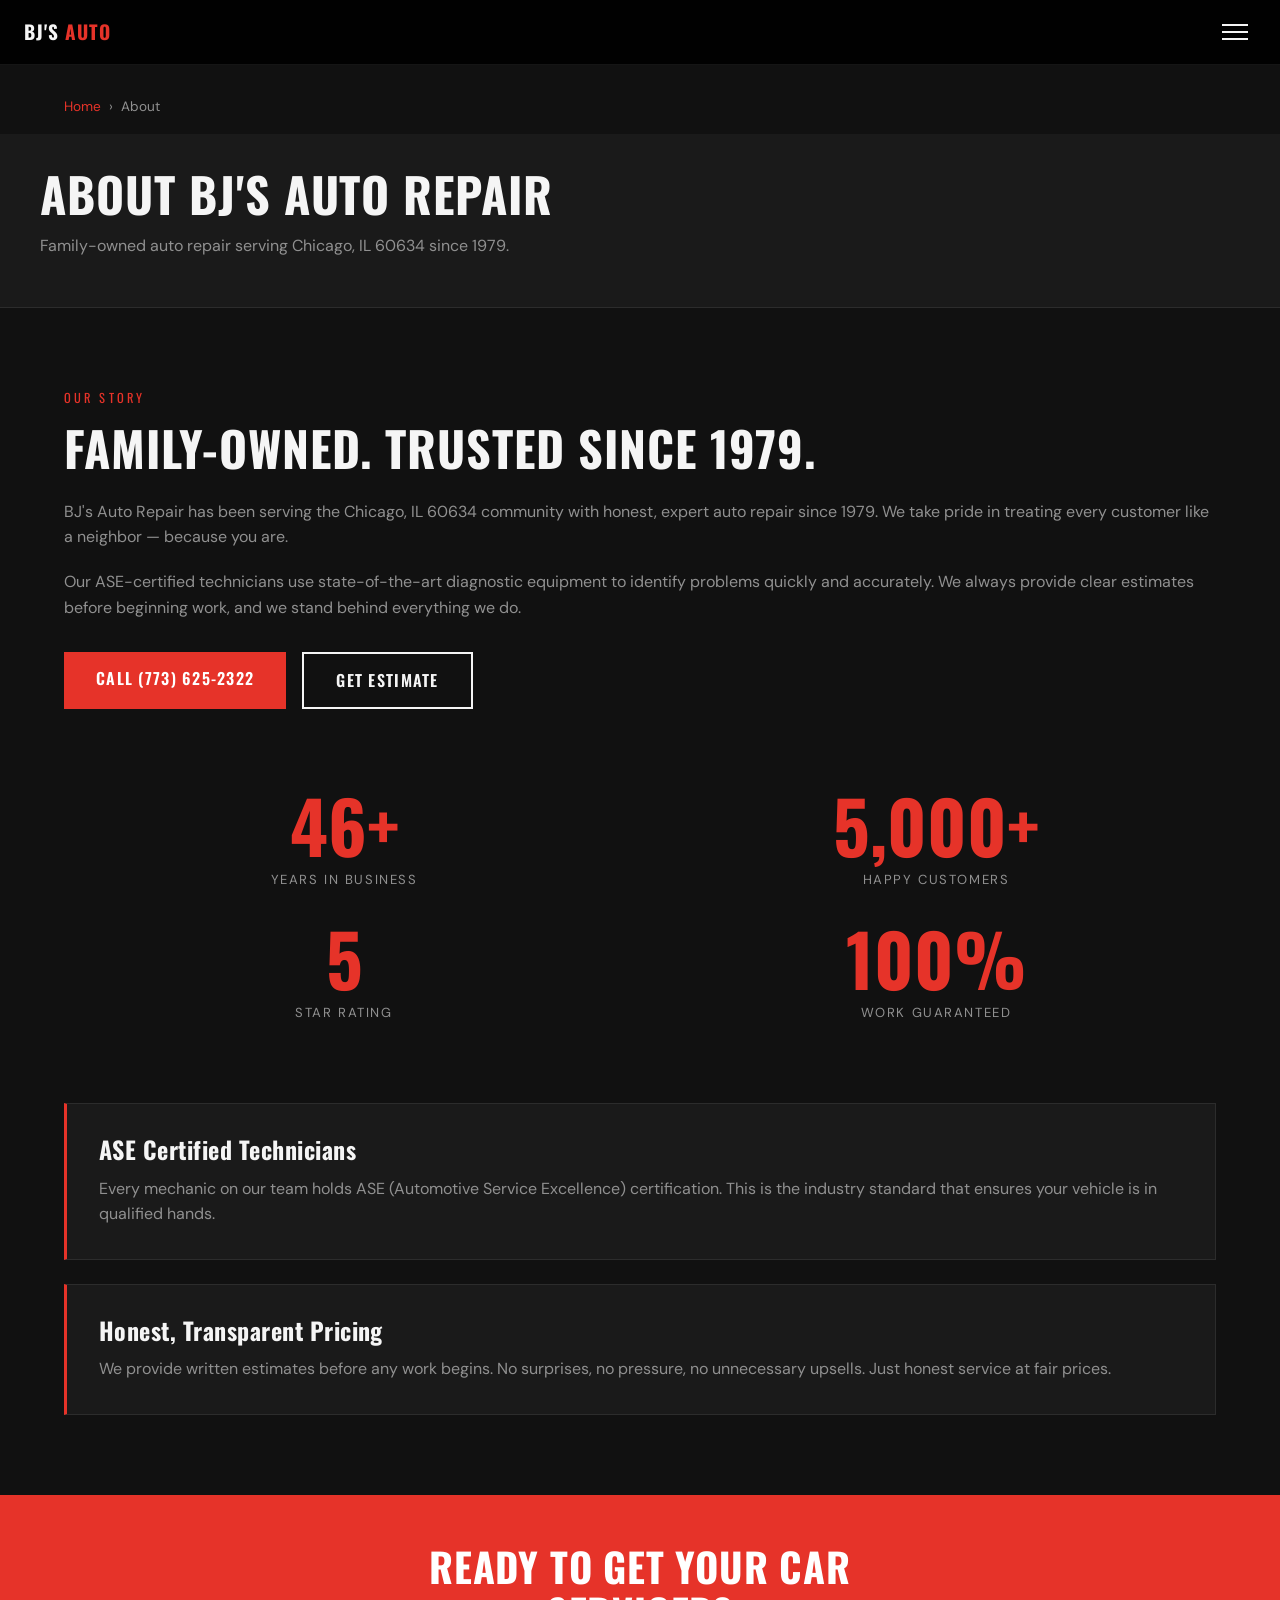
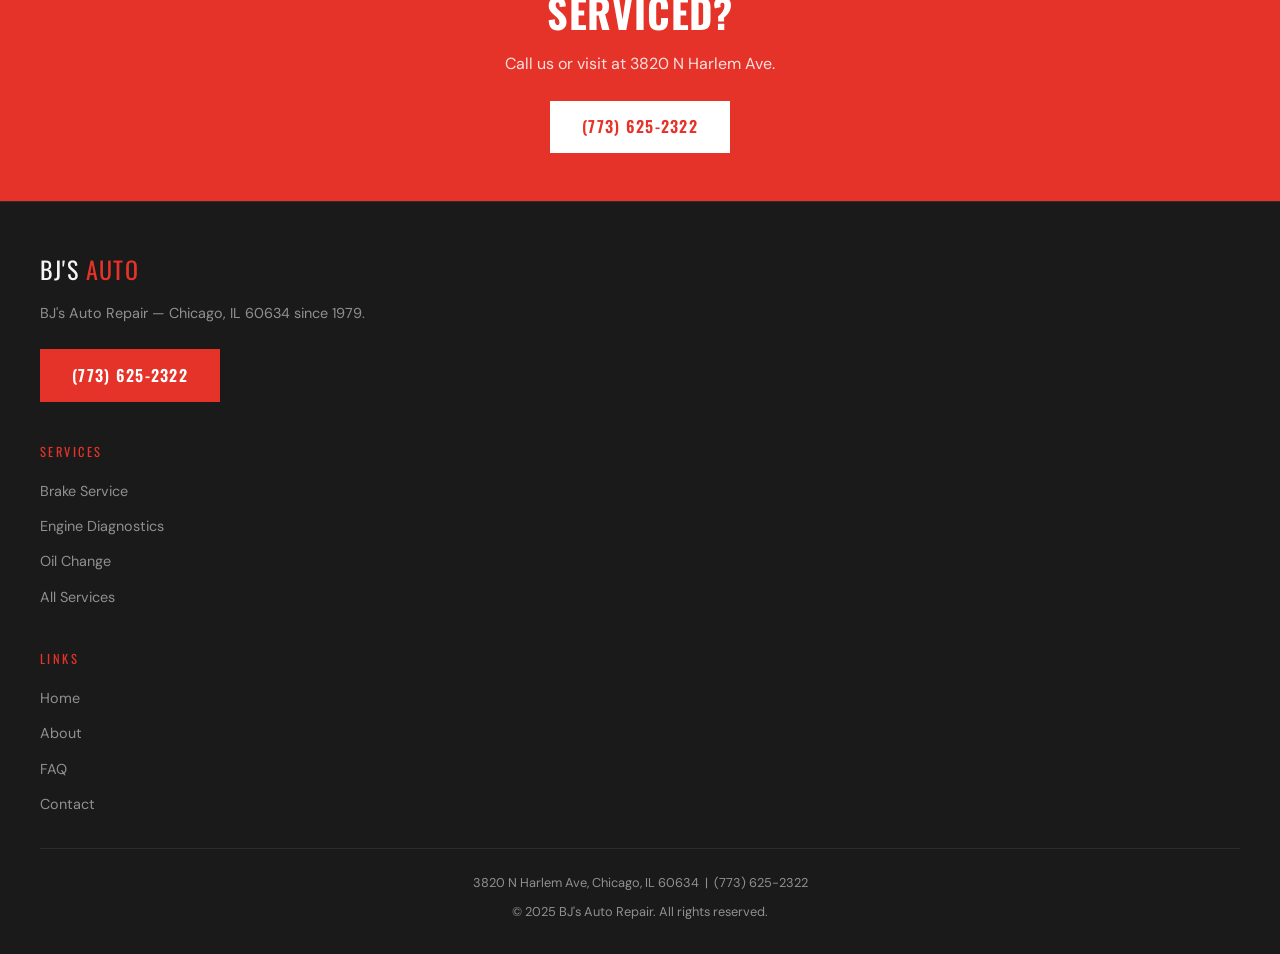
<file: about.html>
<!DOCTYPE html>
<html lang="en">
<head>
  <meta charset="UTF-8"><meta name="viewport" content="width=device-width, initial-scale=1.0">
  <title>About BJ's Auto Repair | Chicago, IL 60634</title>
  <meta name="description" content="BJ's Auto Repair — family-owned auto repair since 1979. ASE certified technicians, honest service, Chicago, IL 60634.">
  <link rel="canonical" href="https://oh-ashen-one.github.io/bjs-auto-repair/about.html">
  <link rel="preconnect" href="https://fonts.googleapis.com">
  <link href="https://fonts.googleapis.com/css2?family=Oswald:wght@400;600;700&family=DM+Sans:wght@400;500&display=swap" rel="stylesheet">
  <link rel="stylesheet" href="css/styles.css?v=1774543622">
</head>
<body>
  <nav class="site-nav"><a href="index.html" class="nav-logo">BJ's <span>Auto</span></a><span class="nav-phone-header" style="display:none;">(773) 625-2322</span><button class="hamburger" aria-label="Open menu"><span></span><span></span><span></span></button></nav>
  <div class="nav-drawer"><a href="index.html">Home</a><a href="services/index.html">Services</a><a href="about.html">About</a><a href="faq.html">FAQ</a><a href="contact.html">Contact</a><a href="tel:7736252322" class="nav-cta btn btn-primary">(773) 625-2322</a></div>
  <nav class="breadcrumb"><a href="index.html">Home</a><span>&rsaquo;</span><span>About</span></nav>
  <div class="page-hero"><div class="page-hero-inner"><h1>About BJ's Auto Repair</h1><p>Family-owned auto repair serving Chicago, IL 60634 since 1979.</p></div></div>
  <section class="section">
    <div class="reveal">
      <p class="section-label">Our Story</p>
      <h2 class="section-title" style="margin-bottom:1.5rem;">Family-Owned. Trusted Since 1979.</h2>
      <p style="color:var(--text-muted);margin-bottom:1.2rem;">BJ's Auto Repair has been serving the Chicago, IL 60634 community with honest, expert auto repair since 1979. We take pride in treating every customer like a neighbor — because you are.</p>
      <p style="color:var(--text-muted);margin-bottom:1.2rem;">Our ASE-certified technicians use state-of-the-art diagnostic equipment to identify problems quickly and accurately. We always provide clear estimates before beginning work, and we stand behind everything we do.</p>
      <div style="margin-top:2rem;display:flex;gap:1rem;flex-wrap:wrap;">
        <a href="tel:7736252322" class="btn btn-primary">Call (773) 625-2322</a>
        <a href="contact.html" class="btn btn-outline">Get Estimate</a>
      </div>
    </div>
    <div class="stats-grid reveal" style="padding:3rem 0;margin-top:2rem;">
      <div class="stat-item"><div class="stat-number" data-count="46">46+</div><div class="stat-label">Years in Business</div></div>
      <div class="stat-item"><div class="stat-number" data-count="5000">5,000+</div><div class="stat-label">Happy Customers</div></div>
      <div class="stat-item"><div class="stat-number" data-count="5">5</div><div class="stat-label">Star Rating</div></div>
      <div class="stat-item"><div class="stat-number" data-count="100">100%</div><div class="stat-label">Work Guaranteed</div></div>
    </div>
    <div style="background:var(--bg-2);border:1px solid var(--border);padding:2rem;border-left:3px solid var(--accent);margin-top:2rem;" class="reveal">
      <h3 style="margin-bottom:0.75rem;">ASE Certified Technicians</h3>
      <p style="color:var(--text-muted);">Every mechanic on our team holds ASE (Automotive Service Excellence) certification. This is the industry standard that ensures your vehicle is in qualified hands.</p>
    </div>
    <div style="background:var(--bg-2);border:1px solid var(--border);padding:2rem;border-left:3px solid var(--accent);margin-top:1.5rem;" class="reveal">
      <h3 style="margin-bottom:0.75rem;">Honest, Transparent Pricing</h3>
      <p style="color:var(--text-muted);">We provide written estimates before any work begins. No surprises, no pressure, no unnecessary upsells. Just honest service at fair prices.</p>
    </div>
  </section>
  <div class="cta-band"><div style="max-width:600px;margin:0 auto;"><h2>Ready to Get Your Car Serviced?</h2><p>Call us or visit at 3820 N Harlem Ave.</p><a href="tel:7736252322" class="btn">(773) 625-2322</a></div></div>
  <footer class="site-footer">
    <div class="footer-grid">
      <div><div class="footer-brand-name">BJ's <span>Auto</span></div><p class="footer-desc">BJ's Auto Repair — Chicago, IL 60634 since 1979.</p><a href="tel:7736252322" class="btn btn-primary">(773) 625-2322</a></div>
      <div><p class="footer-col-title">Services</p><ul class="footer-links"><li><a href="services/brakes.html">Brake Service</a></li><li><a href="services/engine-diagnostics.html">Engine Diagnostics</a></li><li><a href="services/oil-change.html">Oil Change</a></li><li><a href="services/index.html">All Services</a></li></ul></div>
      <div><p class="footer-col-title">Links</p><ul class="footer-links"><li><a href="index.html">Home</a></li><li><a href="about.html">About</a></li><li><a href="faq.html">FAQ</a></li><li><a href="contact.html">Contact</a></li></ul></div>
    </div>
    <div class="footer-bottom"><p>3820 N Harlem Ave, Chicago, IL 60634 &nbsp;|&nbsp; (773) 625-2322</p><p>&copy; 2025 BJ's Auto Repair. All rights reserved.</p></div>
  </footer>
  <script src="js/main.js?v=1774543622"></script>
</body>
</html>
</file>
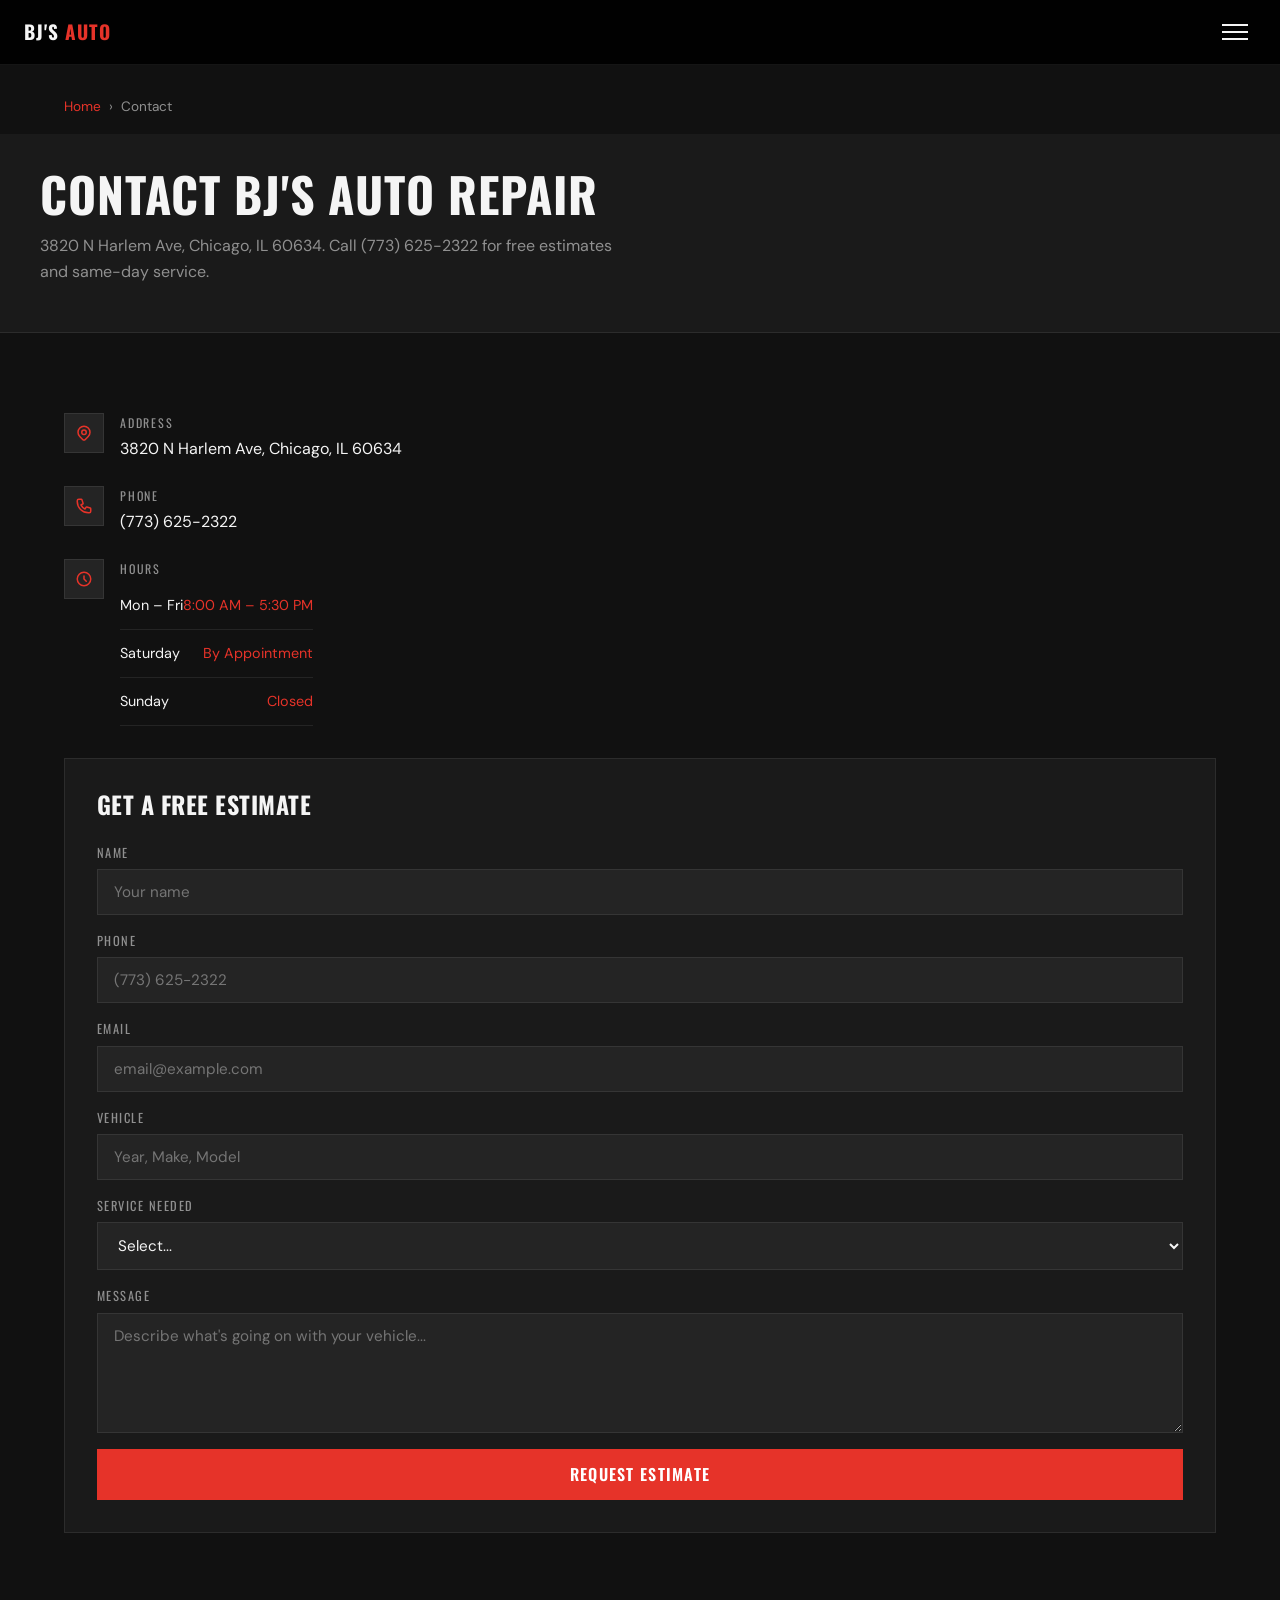
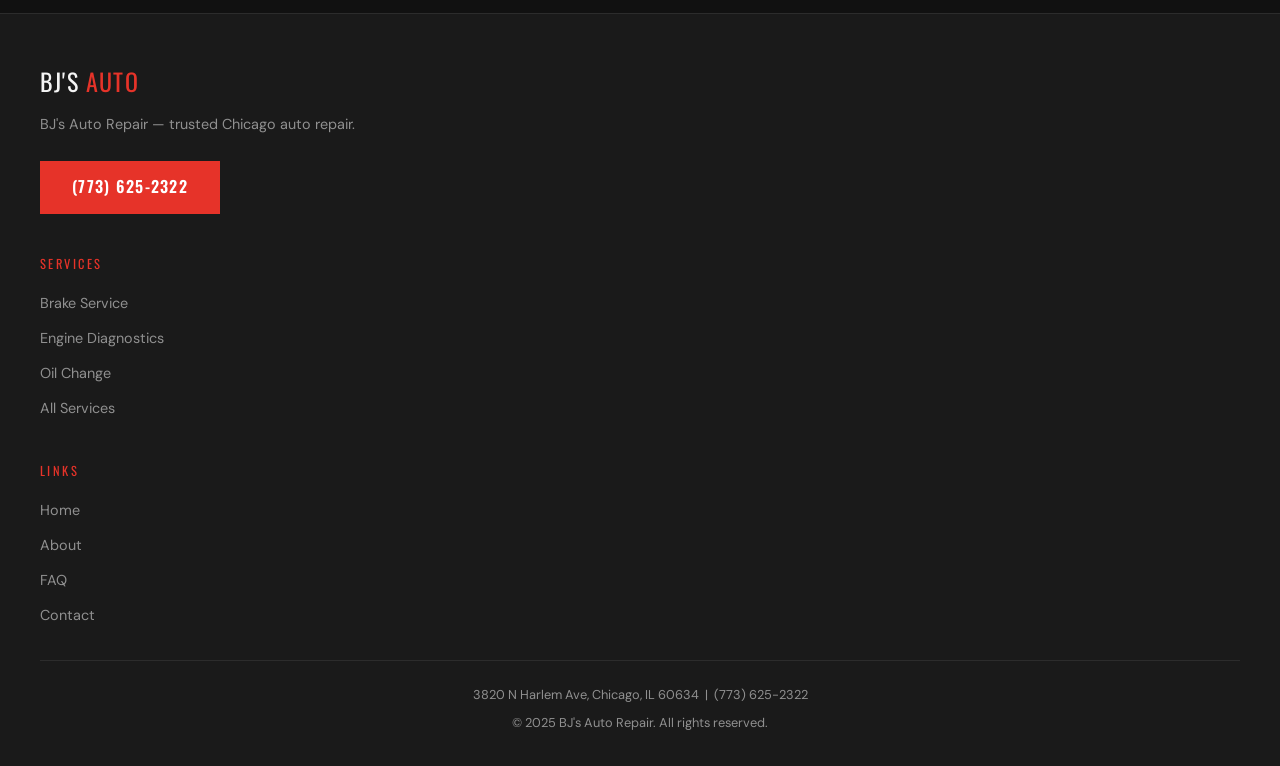
<file: contact.html>
<!DOCTYPE html>
<html lang="en">
<head>
  <meta charset="UTF-8"><meta name="viewport" content="width=device-width, initial-scale=1.0">
  <title>Contact BJ's Auto Repair | Chicago IL | (773) 625-2322</title>
  <meta name="description" content="Contact BJ's Auto Repair at 3820 N Harlem Ave, Chicago, IL 60634. Call (773) 625-2322. Free estimates. ASE certified auto repair in Chicago.">
  <link rel="canonical" href="https://oh-ashen-one.github.io/bjs-auto-repair/contact.html">
  <link rel="preconnect" href="https://fonts.googleapis.com">
  <link href="https://fonts.googleapis.com/css2?family=Oswald:wght@400;600;700&family=DM+Sans:wght@400;500&display=swap" rel="stylesheet">
  <link rel="stylesheet" href="css/styles.css?v=1774543622">
</head>
<body>
  <nav class="site-nav"><a href="index.html" class="nav-logo">BJ's <span>Auto</span></a><span class="nav-phone-header">(773) 625-2322</span><button class="hamburger" aria-label="Open menu"><span></span><span></span><span></span></button></nav>
  <div class="nav-drawer"><a href="index.html">Home</a><a href="services/index.html">Services</a><a href="about.html">About</a><a href="faq.html">FAQ</a><a href="contact.html">Contact</a><a href="tel:7736252322" class="nav-cta btn btn-primary">(773) 625-2322</a></div>
  <nav class="breadcrumb"><a href="index.html">Home</a><span>&rsaquo;</span><span>Contact</span></nav>
  <div class="page-hero"><div class="page-hero-inner"><h1>Contact BJ's Auto Repair</h1><p>3820 N Harlem Ave, Chicago, IL 60634. Call (773) 625-2322 for free estimates and same-day service.</p></div></div>
  <section class="section">
    <div class="contact-grid">
      <div class="contact-info reveal">
        <div class="contact-item"><div class="contact-icon"><svg xmlns="http://www.w3.org/2000/svg" fill="none" viewBox="0 0 24 24" stroke="currentColor"><path stroke-linecap="round" stroke-linejoin="round" stroke-width="2" d="M17.657 16.657L13.414 20.9a1.998 1.998 0 01-2.827 0l-4.244-4.243a8 8 0 1111.314 0z"/><path stroke-linecap="round" stroke-linejoin="round" stroke-width="2" d="M15 11a3 3 0 11-6 0 3 3 0 016 0z"/></svg></div><div><p class="contact-label">Address</p><p class="contact-value">3820 N Harlem Ave, Chicago, IL 60634</p></div></div>
        <div class="contact-item"><div class="contact-icon"><svg xmlns="http://www.w3.org/2000/svg" fill="none" viewBox="0 0 24 24" stroke="currentColor"><path stroke-linecap="round" stroke-linejoin="round" stroke-width="2" d="M3 5a2 2 0 012-2h3.28a1 1 0 01.948.684l1.498 4.493a1 1 0 01-.502 1.21l-2.257 1.13a11.042 11.042 0 005.516 5.516l1.13-2.257a1 1 0 011.21-.502l4.493 1.498a1 1 0 01.684.949V19a2 2 0 01-2 2h-1C9.716 21 3 14.284 3 6V5z"/></svg></div><div><p class="contact-label">Phone</p><a href="tel:7736252322" class="contact-value">(773) 625-2322</a></div></div>
        <div class="contact-item"><div class="contact-icon"><svg xmlns="http://www.w3.org/2000/svg" fill="none" viewBox="0 0 24 24" stroke="currentColor"><path stroke-linecap="round" stroke-linejoin="round" stroke-width="2" d="M12 8v4l3 3m6-3a9 9 0 11-18 0 9 9 0 0118 0z"/></svg></div><div><p class="contact-label">Hours</p><table class="hours-table"><tr><td>Mon – Fri</td><td>8:00 AM – 5:30 PM</td></tr><tr><td>Saturday</td><td>By Appointment</td></tr><tr><td>Sunday</td><td>Closed</td></tr></table></div></div>
      </div>
      <div class="contact-form reveal">
        <h2 style="font-size:1.5rem;margin-bottom:1.5rem;">Get a Free Estimate</h2>
        <form>
          <div class="form-group"><label>Name</label><input type="text" placeholder="Your name"></div>
          <div class="form-group"><label>Phone</label><input type="tel" placeholder="(773) 625-2322"></div>
          <div class="form-group"><label>Email</label><input type="email" placeholder="email@example.com"></div>
          <div class="form-group"><label>Vehicle</label><input type="text" placeholder="Year, Make, Model"></div>
          <div class="form-group"><label>Service Needed</label><select><option>Select...</option><option>Brake Service</option><option>AC Repair</option><option>Wheel Alignment</option><option>4x4 Services</option><option>Electrical Services</option><option>Oil Change Club</option><option>Other</option></select></div>
          <div class="form-group"><label>Message</label><textarea placeholder="Describe what's going on with your vehicle..."></textarea></div>
          <button type="submit" class="btn btn-primary" style="width:100%;">Request Estimate</button>
        </form>
      </div>
    </div>
  </section>
  <footer class="site-footer">
    <div class="footer-grid">
      <div><div class="footer-brand-name">BJ's <span>Auto</span></div><p class="footer-desc">BJ's Auto Repair — trusted Chicago auto repair.</p><a href="tel:7736252322" class="btn btn-primary">(773) 625-2322</a></div>
      <div><p class="footer-col-title">Services</p><ul class="footer-links"><li><a href="services/brakes.html">Brake Service</a></li><li><a href="services/engine-diagnostics.html">Engine Diagnostics</a></li><li><a href="services/oil-change.html">Oil Change</a></li><li><a href="services/index.html">All Services</a></li></ul></div>
      <div><p class="footer-col-title">Links</p><ul class="footer-links"><li><a href="index.html">Home</a></li><li><a href="about.html">About</a></li><li><a href="faq.html">FAQ</a></li><li><a href="contact.html">Contact</a></li></ul></div>
    </div>
    <div class="footer-bottom"><p>3820 N Harlem Ave, Chicago, IL 60634 &nbsp;|&nbsp; (773) 625-2322</p><p>&copy; 2025 BJ's Auto Repair. All rights reserved.</p></div>
  </footer>
  <script src="js/main.js?v=1774543622"></script>
</body>
</html>
</file>
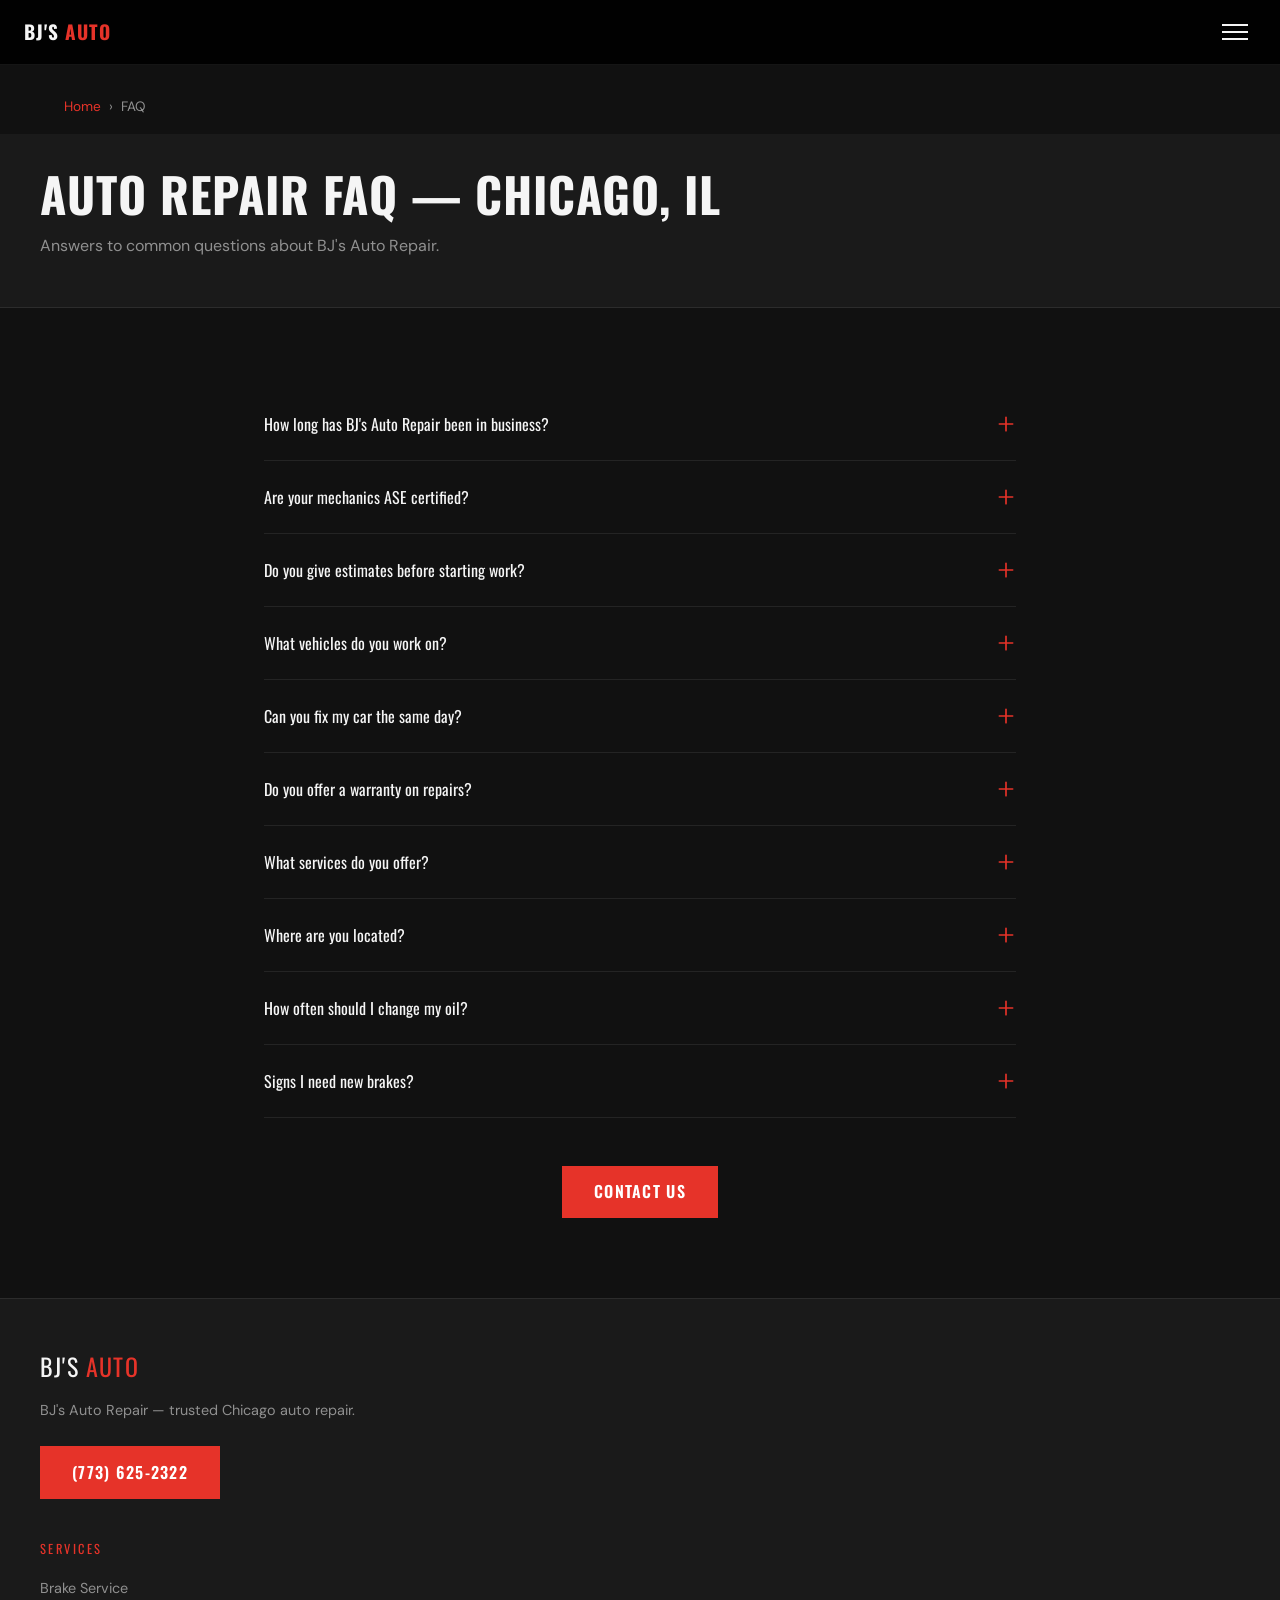
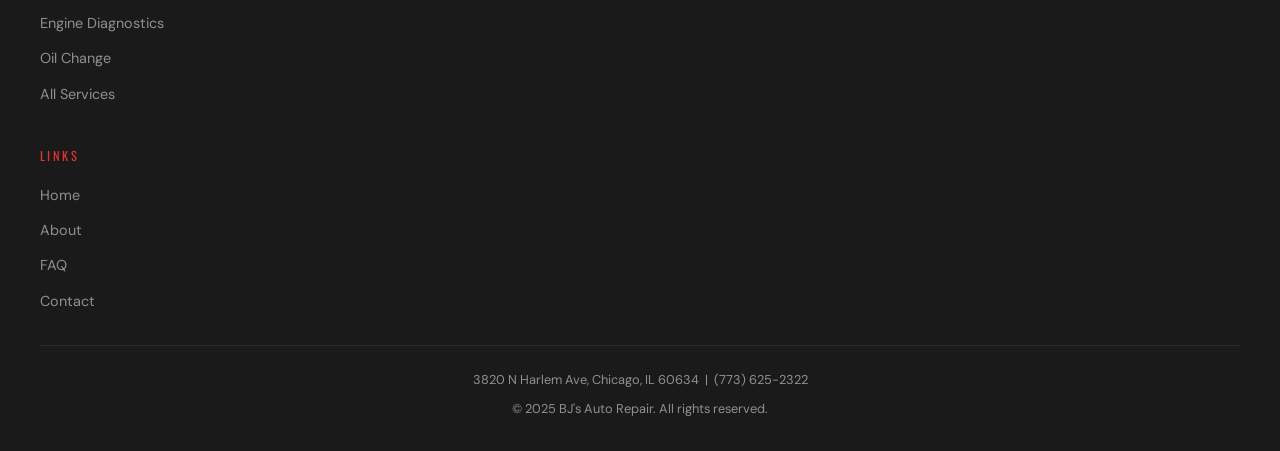
<file: faq.html>
<!DOCTYPE html>
<html lang="en">
<head>
  <meta charset="UTF-8"><meta name="viewport" content="width=device-width, initial-scale=1.0">
  <title>Auto Repair FAQ Chicago | BJ's Auto Repair</title>
  <meta name="description" content="Frequently asked questions about auto repair at BJ's Auto Repair in Chicago, IL. Serving Chicago since 1979.">
  <link rel="canonical" href="https://oh-ashen-one.github.io/bjs-auto-repair/faq.html">
  <link rel="preconnect" href="https://fonts.googleapis.com">
  <link href="https://fonts.googleapis.com/css2?family=Oswald:wght@400;600;700&family=DM+Sans:wght@400;500&display=swap" rel="stylesheet">
  <link rel="stylesheet" href="css/styles.css?v=1774543622">
  <script type="application/ld+json">{"@context":"https://schema.org","@type":"FAQPage","mainEntity":[{"@type":"Question","name":"How long has BJ's Auto Repair been in business?","acceptedAnswer":{"@type":"Answer","text":"BJ's Auto Repair has served Chicago since 1979 — 46+ years."}},{"@type":"Question","name":"Are your mechanics certified?","acceptedAnswer":{"@type":"Answer","text":"Yes — all technicians are ASE certified."}},{"@type":"Question","name":"Do you provide estimates?","acceptedAnswer":{"@type":"Answer","text":"Yes — always a written estimate before any work begins. No surprises."}},{"@type":"Question","name":"What vehicles do you service?","acceptedAnswer":{"@type":"Answer","text":"All makes and models — domestic and foreign, cars, trucks, SUVs."}}]}</script>
</head>
<body>
  <nav class="site-nav"><a href="index.html" class="nav-logo">BJ's <span>Auto</span></a><span class="nav-phone-header">(773) 625-2322</span><button class="hamburger" aria-label="Open menu"><span></span><span></span><span></span></button></nav>
  <div class="nav-drawer"><a href="index.html">Home</a><a href="services/index.html">Services</a><a href="about.html">About</a><a href="faq.html">FAQ</a><a href="contact.html">Contact</a><a href="tel:7736252322" class="nav-cta btn btn-primary">(773) 625-2322</a></div>
  <nav class="breadcrumb"><a href="index.html">Home</a><span>&rsaquo;</span><span>FAQ</span></nav>
  <div class="page-hero"><div class="page-hero-inner"><h1>Auto Repair FAQ — Chicago, IL</h1><p>Answers to common questions about BJ's Auto Repair.</p></div></div>
  <section class="section" style="max-width:800px;">
    <div class="faq-list">
      <div class="faq-item"><button class="faq-question">How long has BJ's Auto Repair been in business?<svg class="faq-icon" xmlns="http://www.w3.org/2000/svg" fill="none" viewBox="0 0 24 24" stroke="currentColor"><path stroke-linecap="round" stroke-linejoin="round" stroke-width="2" d="M12 4v16m8-8H4"/></svg></button><div class="faq-answer">We've been serving Chicago since 1979 — 46+ years of trusted, family-owned auto repair. Our reputation is built on honest work and satisfied customers who keep coming back.</div></div>
      <div class="faq-item"><button class="faq-question">Are your mechanics ASE certified?<svg class="faq-icon" xmlns="http://www.w3.org/2000/svg" fill="none" viewBox="0 0 24 24" stroke="currentColor"><path stroke-linecap="round" stroke-linejoin="round" stroke-width="2" d="M12 4v16m8-8H4"/></svg></button><div class="faq-answer">Yes — all our technicians are ASE (Automotive Service Excellence) certified. This ensures professional, qualified service on every repair.</div></div>
      <div class="faq-item"><button class="faq-question">Do you give estimates before starting work?<svg class="faq-icon" xmlns="http://www.w3.org/2000/svg" fill="none" viewBox="0 0 24 24" stroke="currentColor"><path stroke-linecap="round" stroke-linejoin="round" stroke-width="2" d="M12 4v16m8-8H4"/></svg></button><div class="faq-answer">Always. We provide a clear, written estimate before any work begins. We explain the issue, the fix, and the cost in plain language. No surprises.</div></div>
      <div class="faq-item"><button class="faq-question">What vehicles do you work on?<svg class="faq-icon" xmlns="http://www.w3.org/2000/svg" fill="none" viewBox="0 0 24 24" stroke="currentColor"><path stroke-linecap="round" stroke-linejoin="round" stroke-width="2" d="M12 4v16m8-8H4"/></svg></button><div class="faq-answer">All makes and models — domestic and foreign. Cars, trucks, SUVs. No job is too big or small for our team.</div></div>
      <div class="faq-item"><button class="faq-question">Can you fix my car the same day?<svg class="faq-icon" xmlns="http://www.w3.org/2000/svg" fill="none" viewBox="0 0 24 24" stroke="currentColor"><path stroke-linecap="round" stroke-linejoin="round" stroke-width="2" d="M12 4v16m8-8H4"/></svg></button><div class="faq-answer">Most maintenance services are done the same day, often while you wait. Call us at <a href="tel:7736252322" style="color:var(--accent);">(773) 625-2322</a> for an honest timeline on your specific repair.</div></div>
      <div class="faq-item"><button class="faq-question">Do you offer a warranty on repairs?<svg class="faq-icon" xmlns="http://www.w3.org/2000/svg" fill="none" viewBox="0 0 24 24" stroke="currentColor"><path stroke-linecap="round" stroke-linejoin="round" stroke-width="2" d="M12 4v16m8-8H4"/></svg></button><div class="faq-answer">Yes — we stand behind all our work. If there's ever an issue with a repair we performed, bring it back and we'll make it right.</div></div>
      <div class="faq-item"><button class="faq-question">What services do you offer?<svg class="faq-icon" xmlns="http://www.w3.org/2000/svg" fill="none" viewBox="0 0 24 24" stroke="currentColor"><path stroke-linecap="round" stroke-linejoin="round" stroke-width="2" d="M12 4v16m8-8H4"/></svg></button><div class="faq-answer">We offer: Brake Service, AC Repair, Wheel Alignment, 4x4 Services, Electrical Services, Oil Change Club. Visit our <a href="services/index.html" style="color:var(--accent);">services page</a> for full details.</div></div>
      <div class="faq-item"><button class="faq-question">Where are you located?<svg class="faq-icon" xmlns="http://www.w3.org/2000/svg" fill="none" viewBox="0 0 24 24" stroke="currentColor"><path stroke-linecap="round" stroke-linejoin="round" stroke-width="2" d="M12 4v16m8-8H4"/></svg></button><div class="faq-answer">We're at 3820 N Harlem Ave, Chicago, IL 60634. See our <a href="contact.html" style="color:var(--accent);">contact page</a> for a map and directions.</div></div>
      <div class="faq-item"><button class="faq-question">How often should I change my oil?<svg class="faq-icon" xmlns="http://www.w3.org/2000/svg" fill="none" viewBox="0 0 24 24" stroke="currentColor"><path stroke-linecap="round" stroke-linejoin="round" stroke-width="2" d="M12 4v16m8-8H4"/></svg></button><div class="faq-answer">Most modern vehicles need an oil change every 5,000–7,500 miles with synthetic oil. Check your owner's manual for the specific interval for your engine type and driving habits.</div></div>
      <div class="faq-item"><button class="faq-question">Signs I need new brakes?<svg class="faq-icon" xmlns="http://www.w3.org/2000/svg" fill="none" viewBox="0 0 24 24" stroke="currentColor"><path stroke-linecap="round" stroke-linejoin="round" stroke-width="2" d="M12 4v16m8-8H4"/></svg></button><div class="faq-answer">Squealing or grinding when braking, vehicle pulling to one side, soft brake pedal, or vibration when stopping. If you notice any of these, call us immediately — don't wait.</div></div>
    </div>
    <div style="margin-top:3rem;text-align:center;"><a href="contact.html" class="btn btn-primary">Contact Us</a></div>
  </section>
  <footer class="site-footer">
    <div class="footer-grid">
      <div><div class="footer-brand-name">BJ's <span>Auto</span></div><p class="footer-desc">BJ's Auto Repair — trusted Chicago auto repair.</p><a href="tel:7736252322" class="btn btn-primary">(773) 625-2322</a></div>
      <div><p class="footer-col-title">Services</p><ul class="footer-links"><li><a href="services/brakes.html">Brake Service</a></li><li><a href="services/engine-diagnostics.html">Engine Diagnostics</a></li><li><a href="services/oil-change.html">Oil Change</a></li><li><a href="services/index.html">All Services</a></li></ul></div>
      <div><p class="footer-col-title">Links</p><ul class="footer-links"><li><a href="index.html">Home</a></li><li><a href="about.html">About</a></li><li><a href="faq.html">FAQ</a></li><li><a href="contact.html">Contact</a></li></ul></div>
    </div>
    <div class="footer-bottom"><p>3820 N Harlem Ave, Chicago, IL 60634 &nbsp;|&nbsp; (773) 625-2322</p><p>&copy; 2025 BJ's Auto Repair. All rights reserved.</p></div>
  </footer>
  <script src="js/main.js?v=1774543622"></script>
</body>
</html>
</file>
<file: css/styles.css>
/*
DESIGN SYSTEM — BJ's Auto Repair
Niche: Auto Repair (Trades)
Color: Chalk & Iron | Background #111111 | Accent #E63329
Nav: Roll 1 — Full-width bar, sticky
Hero: Roll 4 — Editorial full-bleed image, bold headline overlaid
Motion: Roll 2 — Staggered float-up
Sections: Roll 2 — Hero → About story → Services (alternating) → Testimonials → Contact
*/
:root {
  --bg: #111111;
  --bg-2: #1A1A1A;
  --bg-3: #242424;
  --accent: #E63329;
  --accent-dark: #E63329cc;
  --text: #F5F5F5;
  --text-muted: #909090;
  --border: rgba(255,255,255,0.08);
  --font-display: 'Oswald', sans-serif;
  --font-body: 'DM Sans', sans-serif;
  --max-w: 1200px;
}
*{margin:0;padding:0;box-sizing:border-box;}
html{scroll-behavior:smooth;}
body{background:var(--bg);color:var(--text);font-family:var(--font-body);font-size:1rem;line-height:1.6;overflow-x:hidden;}
img{max-width:100%;display:block;}
a{color:inherit;text-decoration:none;}
h1,h2,h3,h4{font-family:var(--font-display);font-weight:700;letter-spacing:0.02em;line-height:1.15;}
h1{font-size:clamp(2.2rem,8vw,5rem);text-transform:uppercase;}
h2{font-size:clamp(1.8rem,5vw,3rem);text-transform:uppercase;}
h3{font-size:clamp(1.1rem,3vw,1.5rem);}
.site-nav{position:fixed;top:0;left:0;right:0;z-index:1000;padding:1rem 1.5rem;display:flex;align-items:center;justify-content:space-between;background:rgba(0,0,0,0.9);backdrop-filter:blur(12px);border-bottom:1px solid var(--border);}
.nav-logo{font-family:var(--font-display);font-size:1.2rem;font-weight:700;text-transform:uppercase;letter-spacing:0.05em;}
.nav-logo span{color:var(--accent);}
.nav-phone-header{display:none;font-family:var(--font-display);font-size:1rem;color:var(--accent);font-weight:600;}
.hamburger{background:none;border:none;cursor:pointer;padding:0.5rem;display:flex;flex-direction:column;gap:5px;}
.hamburger span{display:block;width:26px;height:2px;background:var(--text);transition:all 0.3s;}
.hamburger.active span:nth-child(1){transform:translateY(7px) rotate(45deg);}
.hamburger.active span:nth-child(2){opacity:0;}
.hamburger.active span:nth-child(3){transform:translateY(-7px) rotate(-45deg);}
.nav-drawer{position:fixed;top:0;left:0;right:0;bottom:0;background:rgba(0,0,0,0.97);z-index:999;display:flex;flex-direction:column;align-items:center;justify-content:center;gap:2rem;opacity:0;pointer-events:none;transition:opacity 0.3s;}
.nav-drawer.open{opacity:1;pointer-events:all;}
.nav-drawer a{font-family:var(--font-display);font-size:clamp(2rem,6vw,3.5rem);text-transform:uppercase;letter-spacing:0.05em;color:var(--text);transition:color 0.2s;}
.nav-drawer a:hover{color:var(--accent);}
.btn{display:inline-block;padding:0.85rem 2rem;font-family:var(--font-display);font-size:1rem;text-transform:uppercase;letter-spacing:0.08em;font-weight:600;cursor:pointer;transition:all 0.25s;border:none;min-height:44px;}
.btn-primary{background:var(--accent);color:white;}
.btn-primary:hover{opacity:0.9;transform:translateY(-2px);}
.btn-outline{background:transparent;color:var(--text);border:2px solid var(--text);}
.btn-outline:hover{background:var(--text);color:var(--bg);}
.hero{position:relative;min-height:600px;min-height:100svh;min-height:100dvh;display:flex;align-items:flex-end;padding:6rem 1.5rem 4rem;overflow:hidden;}
.hero-bg{position:absolute;inset:0;background:url('../assets/hero-main.jpg') center/cover no-repeat;}
.hero-overlay{position:absolute;inset:0;background:linear-gradient(to top,rgba(0,0,0,0.95) 0%,rgba(0,0,0,0.6) 50%,rgba(0,0,0,0.25) 100%);}
.hero-content{position:relative;z-index:2;max-width:var(--max-w);margin:0 auto;width:100%;}
.hero-eyebrow{font-family:var(--font-display);font-size:0.85rem;letter-spacing:0.2em;text-transform:uppercase;color:var(--accent);margin-bottom:1rem;opacity:1;}
.hero h1{margin-bottom:1.2rem;opacity:1;}
.hero h1 span{color:var(--accent);}
.hero-sub{font-size:clamp(1rem,3vw,1.3rem);color:var(--text-muted);max-width:600px;margin-bottom:2rem;opacity:1;}
.hero-ctas{display:flex;gap:1rem;flex-wrap:wrap;opacity:1;}
.section{padding:5rem 1.5rem;max-width:var(--max-w);margin:0 auto;}
.section-label{font-family:var(--font-display);font-size:0.78rem;letter-spacing:0.25em;text-transform:uppercase;color:var(--accent);margin-bottom:0.75rem;}
.services-grid{display:grid;grid-template-columns:1fr;gap:1.5rem;}
.service-card{background:var(--bg-2);border:1px solid var(--border);overflow:hidden;transition:all 0.3s;opacity:1;}
.service-card:hover{border-color:var(--accent);transform:translateY(-4px);}
.service-card-img{height:200px;overflow:hidden;}
.service-card-img img{width:100%;height:100%;object-fit:cover;transition:transform 0.5s;}
.service-card:hover .service-card-img img{transform:scale(1.05);}
.service-card-body{padding:1.5rem;}
.service-card h3{margin-bottom:0.5rem;}
.service-card p{color:var(--text-muted);font-size:0.9rem;margin-bottom:1rem;}
.service-link{color:var(--accent);font-family:var(--font-display);font-size:0.82rem;text-transform:uppercase;letter-spacing:0.1em;transition:gap 0.2s;display:flex;align-items:center;gap:0.4rem;}
.service-link:hover{gap:0.8rem;}
.stats-section{background:var(--bg-2);border-top:1px solid var(--border);border-bottom:1px solid var(--border);}
.stats-grid{display:grid;grid-template-columns:1fr 1fr;gap:2rem;max-width:var(--max-w);margin:0 auto;padding:4rem 1.5rem;}
.stat-item{text-align:center;opacity:1;}
.stat-number{font-family:var(--font-display);font-size:clamp(2.5rem,8vw,4.5rem);color:var(--accent);font-weight:700;line-height:1;margin-bottom:0.5rem;}
.stat-label{font-size:0.82rem;text-transform:uppercase;letter-spacing:0.12em;color:var(--text-muted);}
.testimonials-grid{display:grid;grid-template-columns:1fr;gap:1.5rem;}
.testimonial-card{background:var(--bg-2);border:1px solid var(--border);border-left:3px solid var(--accent);padding:1.5rem;opacity:1;}
.testimonial-stars{color:var(--accent);font-size:1rem;margin-bottom:1rem;}
.testimonial-text{color:var(--text-muted);font-size:0.95rem;font-style:italic;margin-bottom:1rem;line-height:1.7;}
.testimonial-author{font-family:var(--font-display);font-size:0.82rem;text-transform:uppercase;letter-spacing:0.08em;}
.faq-list{display:flex;flex-direction:column;gap:0;}
.faq-item{border-bottom:1px solid var(--border);opacity:1;}
.faq-question{width:100%;background:none;border:none;text-align:left;padding:1.5rem 0;font-family:var(--font-display);font-size:1rem;color:var(--text);cursor:pointer;display:flex;justify-content:space-between;align-items:center;gap:1rem;min-height:44px;}
.faq-icon{width:20px;height:20px;flex-shrink:0;transition:transform 0.3s;color:var(--accent);}
.faq-item.open .faq-icon{transform:rotate(45deg);}
.faq-answer{max-height:0;overflow:hidden;transition:max-height 0.3s;color:var(--text-muted);font-size:0.95rem;}
.faq-item.open .faq-answer{max-height:500px;padding-bottom:1.5rem;}
.contact-grid{display:grid;grid-template-columns:1fr;gap:2rem;}
.contact-info{display:flex;flex-direction:column;gap:1.5rem;}
.contact-item{display:flex;gap:1rem;align-items:flex-start;}
.contact-icon{width:40px;height:40px;background:var(--bg-3);border:1px solid var(--border);display:flex;align-items:center;justify-content:center;flex-shrink:0;}
.contact-icon svg{width:18px;height:18px;color:var(--accent);}
.contact-label{font-family:var(--font-display);font-size:0.75rem;text-transform:uppercase;letter-spacing:0.15em;color:var(--text-muted);margin-bottom:0.25rem;}
.contact-value{font-size:1rem;}
.contact-form{background:var(--bg-2);border:1px solid var(--border);padding:2rem;}
.form-group{display:flex;flex-direction:column;gap:0.4rem;margin-bottom:1rem;}
.form-group label{font-family:var(--font-display);font-size:0.78rem;text-transform:uppercase;letter-spacing:0.12em;color:var(--text-muted);}
.form-group input,.form-group select,.form-group textarea{background:var(--bg-3);border:1px solid var(--border);color:var(--text);padding:0.75rem 1rem;font-family:var(--font-body);font-size:0.95rem;outline:none;transition:border-color 0.2s;min-height:44px;}
.form-group input:focus,.form-group select:focus,.form-group textarea:focus{border-color:var(--accent);}
.form-group textarea{min-height:120px;resize:vertical;}
.map-placeholder{height:280px;background:var(--bg-3);border:1px solid var(--border);overflow:hidden;margin-top:1.5rem;}
.map-placeholder iframe{width:100%;height:100%;border:0;}
.cta-band{background:var(--accent);padding:3rem 1.5rem;text-align:center;}
.cta-band h2{color:white;margin-bottom:1rem;font-size:clamp(1.5rem,4vw,2.5rem);}
.cta-band p{color:rgba(255,255,255,0.85);margin-bottom:1.5rem;}
.cta-band .btn{background:white;color:var(--accent);}
.cta-band .btn:hover{background:var(--bg);color:white;}
.site-footer{background:var(--bg-2);border-top:1px solid var(--border);padding:3rem 1.5rem 2rem;}
.footer-grid{max-width:var(--max-w);margin:0 auto;display:grid;grid-template-columns:1fr;gap:2.5rem;}
.footer-brand-name{font-family:var(--font-display);font-size:1.5rem;text-transform:uppercase;letter-spacing:0.05em;margin-bottom:0.75rem;}
.footer-brand-name span{color:var(--accent);}
.footer-desc{color:var(--text-muted);font-size:0.9rem;line-height:1.7;margin-bottom:1.5rem;}
.footer-col-title{font-family:var(--font-display);font-size:0.78rem;text-transform:uppercase;letter-spacing:0.2em;color:var(--accent);margin-bottom:1rem;}
.footer-links{list-style:none;display:flex;flex-direction:column;gap:0.6rem;}
.footer-links a{color:var(--text-muted);font-size:0.9rem;transition:color 0.2s;}
.footer-links a:hover{color:var(--text);}
.footer-bottom{max-width:var(--max-w);margin:2rem auto 0;padding-top:1.5rem;border-top:1px solid var(--border);display:flex;flex-direction:column;gap:0.5rem;align-items:center;text-align:center;}
.footer-bottom p{color:var(--text-muted);font-size:0.8rem;}
.breadcrumb{padding:6rem 1.5rem 1rem;max-width:var(--max-w);margin:0 auto;display:flex;gap:0.5rem;align-items:center;font-size:0.85rem;color:var(--text-muted);}
.breadcrumb a{color:var(--accent);}
.page-hero{background:var(--bg-2);border-bottom:1px solid var(--border);padding:2rem 1.5rem 3rem;}
.page-hero-inner{max-width:var(--max-w);margin:0 auto;}
.page-hero h1{font-size:clamp(1.8rem,5vw,3rem);margin-bottom:0.75rem;}
.page-hero p{color:var(--text-muted);max-width:600px;}
.hours-table{width:100%;border-collapse:collapse;}
.hours-table tr{border-bottom:1px solid var(--border);}
.hours-table td{padding:0.75rem 0;font-size:0.9rem;}
.hours-table td:last-child{color:var(--accent);text-align:right;}
.reveal{opacity:1;transform:translateY(0);transition:opacity 0.6s ease,transform 0.6s ease;}
@media (prefers-reduced-motion: reduce) {
    *, *::before, *::after {
        animation-duration: 0.01ms !important;
        transition-duration: 0.01ms !important;
    }
}}
@media(min-width:768px){.services-grid{grid-template-columns:repeat(2,1fr);}.stats-grid{grid-template-columns:repeat(4,1fr);}.testimonials-grid{grid-template-columns:repeat(2,1fr);}.contact-grid{grid-template-columns:1fr 1fr;}.footer-grid{grid-template-columns:1.5fr 1fr 1fr;}.nav-phone-header{display:block;}}
@media(min-width:1024px){.services-grid{grid-template-columns:repeat(3,1fr);}.testimonials-grid{grid-template-columns:repeat(3,1fr);}}
@media(max-width:480px){.hero-ctas{flex-direction:column;}}
@media(max-width:767px){
  .hero{min-height:calc(100vh - 60px);min-height:calc(100svh - 60px);padding-bottom:3rem;}
  .hero-eyebrow,.hero h1,.hero-sub,.hero-ctas{opacity:1!important;transform:none!important;}
  .section{padding:3rem 1rem;}
  .page-hero{padding:1.5rem 1rem 2rem;}
  .stats-section{padding:2rem 1rem;}
  .stats-grid{grid-template-columns:repeat(2,1fr);}
  .btn{padding:0.85rem 1.5rem;font-size:0.9rem;}
}
@media(max-width:767px){
  .service-card,.testimonial-card,.stat-item,.reveal,.hero-eyebrow,.hero h1,.hero-sub,.hero-ctas{opacity:1!important;transform:none!important;}
  .faq-item{opacity:1!important;transform:none!important;}
}
</file>
